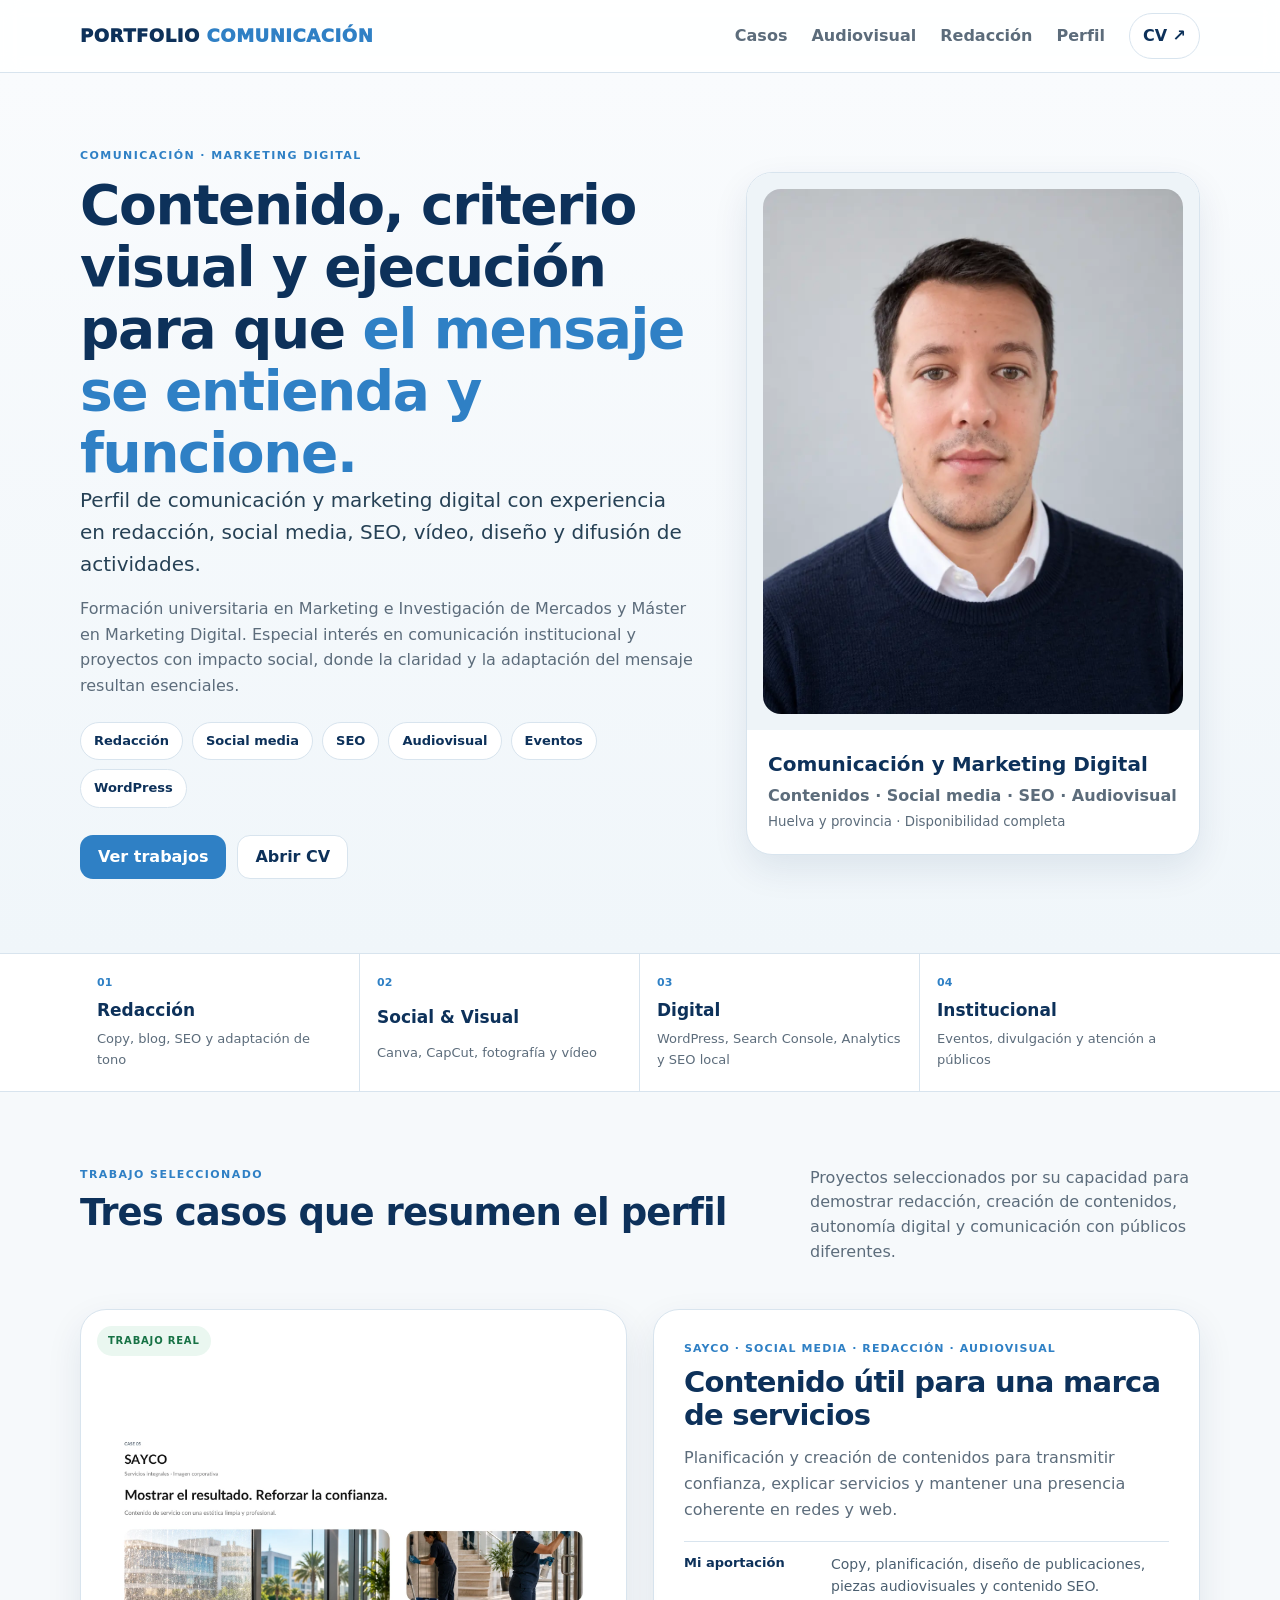
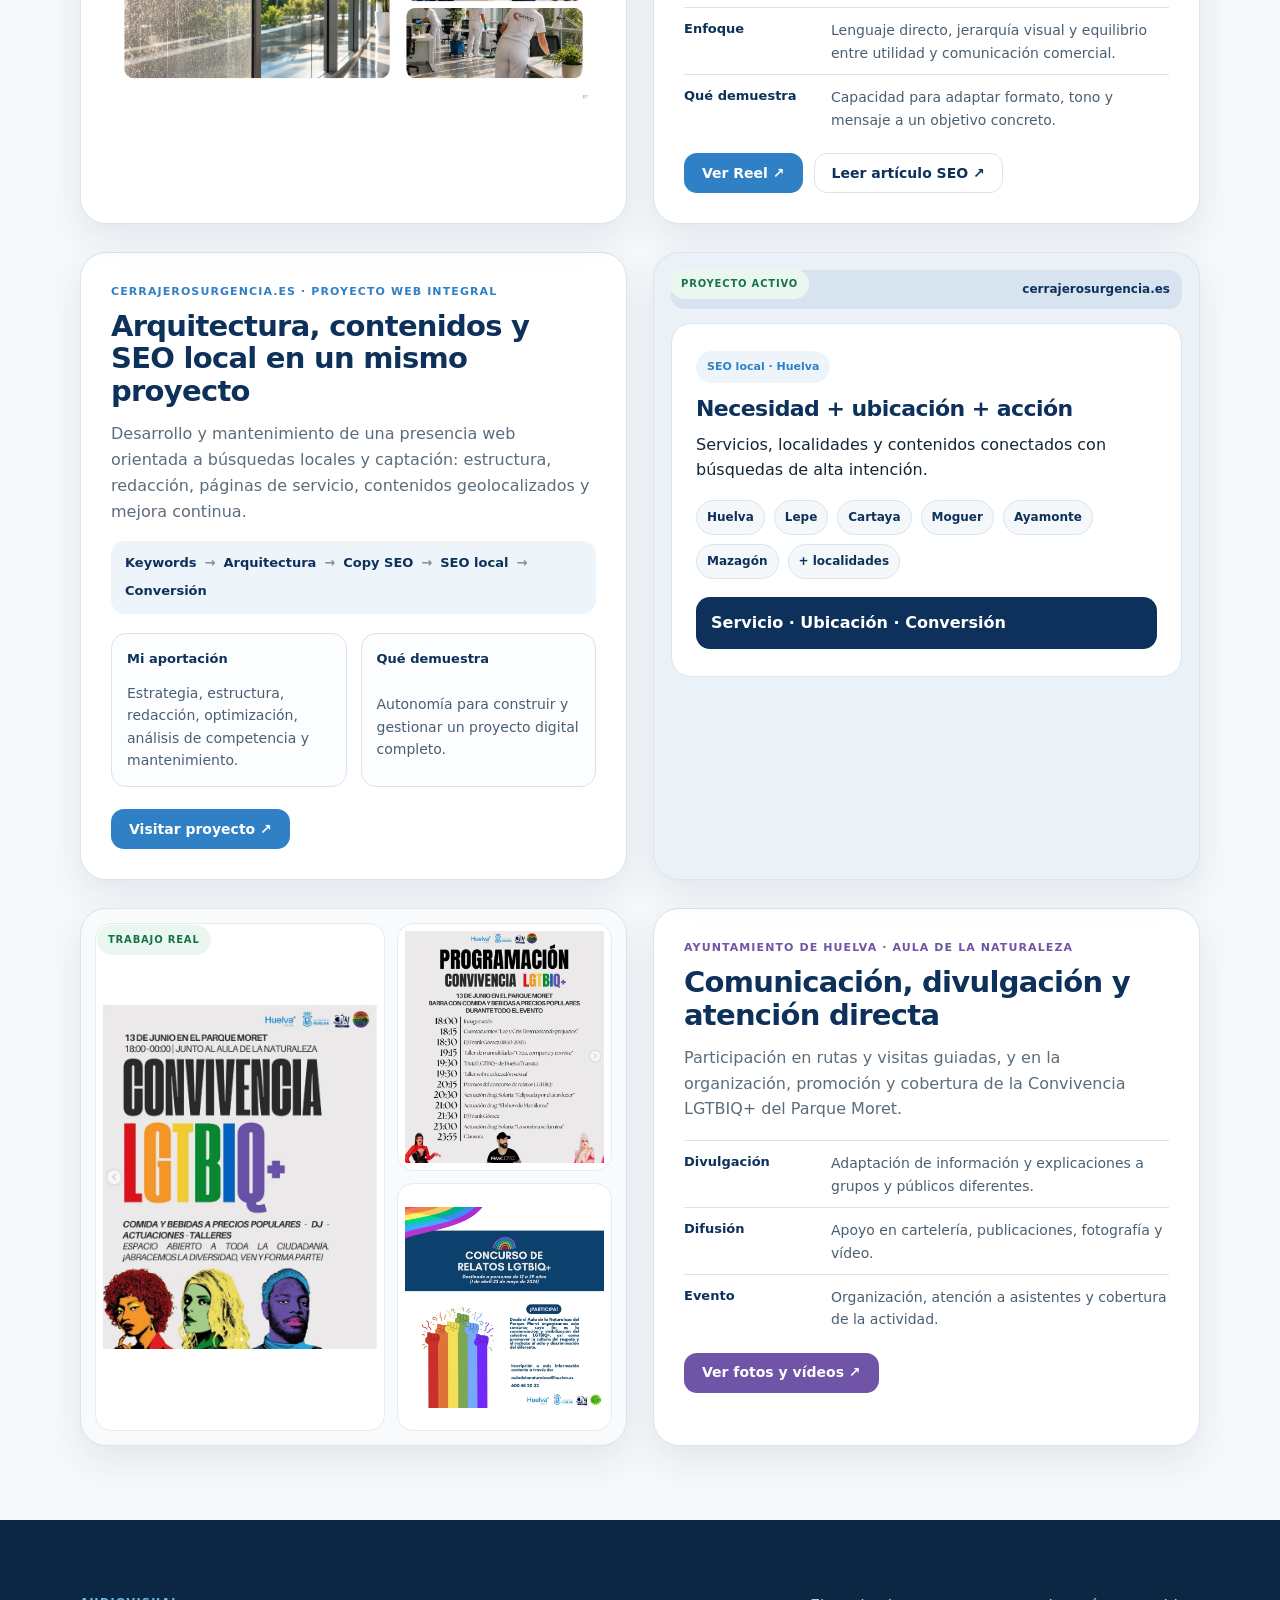
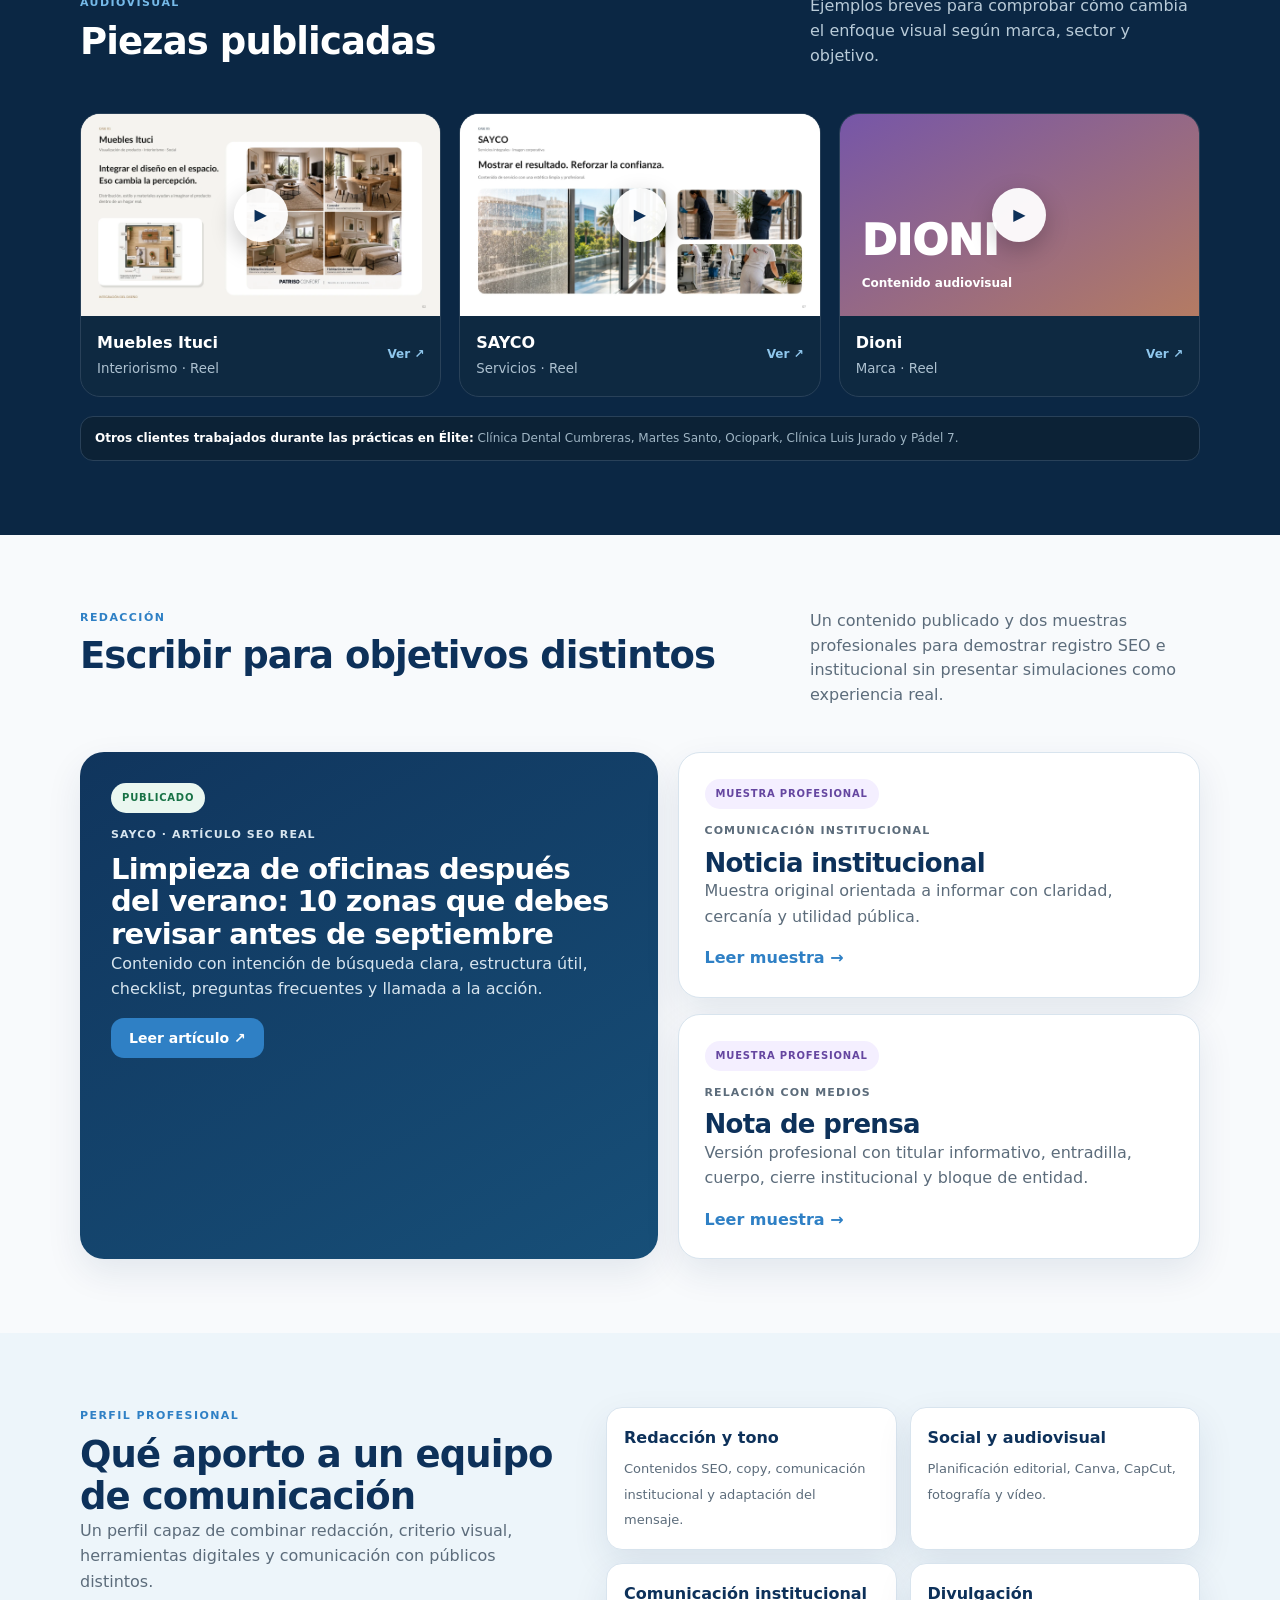
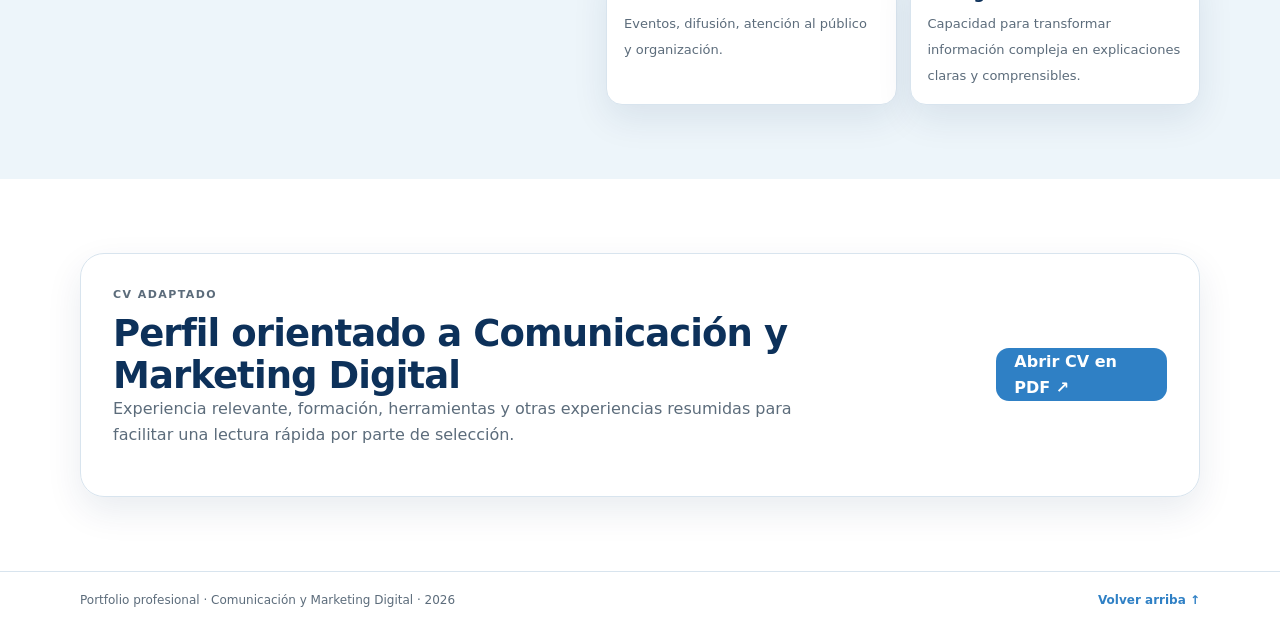
<file: index.html>
<!doctype html>
<html lang="es">
<head>
  <meta charset="utf-8">
  <meta name="viewport" content="width=device-width, initial-scale=1">
  <meta name="theme-color" content="#0d315a">
  <meta name="description" content="Portfolio profesional de comunicación y marketing digital: redacción, social media, SEO, audiovisual y comunicación institucional.">
  <meta property="og:title" content="Portfolio · Comunicación y Marketing Digital">
  <meta property="og:description" content="Casos reales y muestras profesionales de contenidos, social media, SEO, audiovisual y comunicación institucional.">
  <meta property="og:type" content="website">
  <meta property="og:image" content="assets/portada-compartir.png">
  <meta name="twitter:card" content="summary_large_image">
  <title>Portfolio · Comunicación y Marketing Digital</title>
  <link rel="icon" href="assets/favicon.svg" type="image/svg+xml">
  <link rel="manifest" href="site.webmanifest">
  <link rel="stylesheet" href="portfolio-20261025.css">
</head>
<body>
<a class="skip-link" href="#contenido">Saltar al contenido</a>
<header class="site-header" id="inicio">
  <div class="container nav-wrap">
    <a class="brand" href="#inicio" aria-label="Ir al inicio">PORTFOLIO <span>COMUNICACIÓN</span></a>
    <button class="menu-btn" type="button" aria-expanded="false" aria-controls="main-nav">Menú</button>
    <nav id="main-nav" class="main-nav" aria-label="Navegación principal">
      <a href="#casos">Casos</a><a href="#audiovisual">Audiovisual</a><a href="#redaccion">Redacción</a><a href="#aportacion">Perfil</a><a href="assets/CV_Comunicacion_Marketing.pdf" class="nav-cta" target="_blank" rel="noopener">CV ↗</a>
    </nav>
  </div>
</header>
<main id="contenido">
<section class="hero section-pad">
 <div class="container hero-grid">
  <div class="hero-copy">
   <p class="eyebrow">Comunicación · Marketing Digital</p>
   <h1>Contenido, criterio visual y ejecución para que <span>el mensaje se entienda y funcione.</span></h1>
   <p class="hero-lead">Perfil de comunicación y marketing digital con experiencia en redacción, social media, SEO, vídeo, diseño y difusión de actividades.</p>
   <p class="hero-sub">Formación universitaria en Marketing e Investigación de Mercados y Máster en Marketing Digital. Especial interés en comunicación institucional y proyectos con impacto social, donde la claridad y la adaptación del mensaje resultan esenciales.</p>
   <div class="tag-row"><span>Redacción</span><span>Social media</span><span>SEO</span><span>Audiovisual</span><span>Eventos</span><span>WordPress</span></div>
   <div class="button-row"><a class="btn btn-primary" href="#casos">Ver trabajos</a><a class="btn btn-ghost" href="assets/CV_Comunicacion_Marketing.pdf" target="_blank" rel="noopener">Abrir CV</a></div>
  </div>
  <figure class="portrait-card"><div class="portrait-frame"><img src="assets/retrato-profesional.webp" alt="Retrato profesional"></div><figcaption><strong>Comunicación y Marketing Digital</strong><span>Contenidos · Social media · SEO · Audiovisual</span><small>Huelva y provincia · Disponibilidad completa</small></figcaption></figure>
 </div>
</section>
<section class="signal-strip"><div class="container signal-grid">
 <div><span>01</span><strong>Redacción</strong><small>Copy, blog, SEO y adaptación de tono</small></div>
 <div><span>02</span><strong>Social & Visual</strong><small>Canva, CapCut, fotografía y vídeo</small></div>
 <div><span>03</span><strong>Digital</strong><small>WordPress, Search Console, Analytics y SEO local</small></div>
 <div><span>04</span><strong>Institucional</strong><small>Eventos, divulgación y atención a públicos</small></div>
</div></section>
<section id="casos" class="section-pad cases-section"><div class="container">
<header class="section-heading"><div><p class="eyebrow">Trabajo seleccionado</p><h2>Tres casos que resumen el perfil</h2></div><p>Proyectos seleccionados por su capacidad para demostrar redacción, creación de contenidos, autonomía digital y comunicación con públicos diferentes.</p></header>
<article class="case-study"><div class="case-visual artwork"><img src="assets/caso-sayco.webp" alt="Creatividad de contenido para SAYCO" loading="lazy"><span class="status-badge real">Trabajo real</span></div><div class="case-copy"><p class="case-kicker">SAYCO · Social media · Redacción · Audiovisual</p><h3>Contenido útil para una marca de servicios</h3><p class="case-intro">Planificación y creación de contenidos para transmitir confianza, explicar servicios y mantener una presencia coherente en redes y web.</p><div class="case-points"><div><strong>Mi aportación</strong><span>Copy, planificación, diseño de publicaciones, piezas audiovisuales y contenido SEO.</span></div><div><strong>Enfoque</strong><span>Lenguaje directo, jerarquía visual y equilibrio entre utilidad y comunicación comercial.</span></div><div><strong>Qué demuestra</strong><span>Capacidad para adaptar formato, tono y mensaje a un objetivo concreto.</span></div></div><div class="button-row compact"><a class="btn btn-small btn-primary" href="https://www.instagram.com/reel/Dak_t1fIA38/" target="_blank" rel="noopener">Ver Reel ↗</a><a class="btn btn-small btn-ghost" href="https://saycoservicios.com/limpieza-de-oficinas-despues-verano/" target="_blank" rel="noopener">Leer artículo SEO ↗</a></div></div></article>
<article class="case-study reverse"><div class="case-copy"><p class="case-kicker">cerrajerosurgencia.es · Proyecto web integral</p><h3>Arquitectura, contenidos y SEO local en un mismo proyecto</h3><p class="case-intro">Desarrollo y mantenimiento de una presencia web orientada a búsquedas locales y captación: estructura, redacción, páginas de servicio, contenidos geolocalizados y mejora continua.</p><div class="web-flow"><span>Keywords</span><i>→</i><span>Arquitectura</span><i>→</i><span>Copy SEO</span><i>→</i><span>SEO local</span><i>→</i><span>Conversión</span></div><div class="case-points two-col"><div><strong>Mi aportación</strong><span>Estrategia, estructura, redacción, optimización, análisis de competencia y mantenimiento.</span></div><div><strong>Qué demuestra</strong><span>Autonomía para construir y gestionar un proyecto digital completo.</span></div></div><a class="btn btn-small btn-primary" href="https://www.cerrajerosurgencia.es/" target="_blank" rel="noopener">Visitar proyecto ↗</a></div><div class="case-visual browser-mockup"><div class="browser-bar"><span></span><span></span><span></span><em>cerrajerosurgencia.es</em></div><div class="browser-body"><div class="browser-chip">SEO local · Huelva</div><h4>Necesidad + ubicación + acción</h4><p>Servicios, localidades y contenidos conectados con búsquedas de alta intención.</p><div class="location-cloud"><span>Huelva</span><span>Lepe</span><span>Cartaya</span><span>Moguer</span><span>Ayamonte</span><span>Mazagón</span><span>+ localidades</span></div><div class="browser-cta">Servicio · Ubicación · Conversión</div></div><span class="status-badge real">Proyecto activo</span></div></article>
<article class="case-study"><div class="event-visual-grid"><figure class="event-main"><img src="assets/convivencia-lgtbiq.webp" alt="Cartel de la Convivencia LGTBIQ+" loading="lazy"></figure><figure><img src="assets/programacion-convivencia.webp" alt="Programación de la convivencia" loading="lazy"></figure><figure><img src="assets/concurso-relatos.webp" alt="Concurso de relatos LGTBIQ+" loading="lazy"></figure><span class="status-badge real">Trabajo real</span></div><div class="case-copy"><p class="case-kicker purple">Ayuntamiento de Huelva · Aula de la Naturaleza</p><h3>Comunicación, divulgación y atención directa</h3><p class="case-intro">Participación en rutas y visitas guiadas, y en la organización, promoción y cobertura de la Convivencia LGTBIQ+ del Parque Moret.</p><div class="case-points"><div><strong>Divulgación</strong><span>Adaptación de información y explicaciones a grupos y públicos diferentes.</span></div><div><strong>Difusión</strong><span>Apoyo en cartelería, publicaciones, fotografía y vídeo.</span></div><div><strong>Evento</strong><span>Organización, atención a asistentes y cobertura de la actividad.</span></div></div><a class="btn btn-small btn-purple" href="https://www.instagram.com/p/DK4-PNViTgb/?img_index=1" target="_blank" rel="noopener">Ver fotos y vídeos ↗</a></div></article>
</div></section>
<section id="audiovisual" class="dark-section section-pad"><div class="container"><header class="section-heading light"><div><p class="eyebrow">Audiovisual</p><h2>Piezas publicadas</h2></div><p>Ejemplos breves para comprobar cómo cambia el enfoque visual según marca, sector y objetivo.</p></header><div class="reel-grid">
<a class="reel-card" href="https://www.instagram.com/reel/DbdUsAVjF2s/" target="_blank" rel="noopener"><div class="reel-media"><img src="assets/reel-ituci.webp" alt="Pieza audiovisual de Muebles Ituci" loading="lazy"><span class="play">▶</span></div><div class="reel-meta"><strong>Muebles Ituci</strong><small>Interiorismo · Reel</small><em>Ver ↗</em></div></a>
<a class="reel-card" href="https://www.instagram.com/reel/Dak_t1fIA38/" target="_blank" rel="noopener"><div class="reel-media"><img src="assets/caso-sayco.webp" alt="Pieza audiovisual de SAYCO" loading="lazy"><span class="play">▶</span></div><div class="reel-meta"><strong>SAYCO</strong><small>Servicios · Reel</small><em>Ver ↗</em></div></a>
<a class="reel-card" href="https://www.instagram.com/reel/Daz_mKFj0In/" target="_blank" rel="noopener"><div class="reel-media reel-placeholder"><span>DIONI</span><b>Contenido audiovisual</b><span class="play">▶</span></div><div class="reel-meta"><strong>Dioni</strong><small>Marca · Reel</small><em>Ver ↗</em></div></a>
</div><p class="client-note dark-note"><strong>Otros clientes trabajados durante las prácticas en Élite:</strong> Clínica Dental Cumbreras, Martes Santo, Ociopark, Clínica Luis Jurado y Pádel 7.</p></div></section>
<section id="redaccion" class="section-pad writing-section"><div class="container"><header class="section-heading"><div><p class="eyebrow">Redacción</p><h2>Escribir para objetivos distintos</h2></div><p>Un contenido publicado y dos muestras profesionales para demostrar registro SEO e institucional sin presentar simulaciones como experiencia real.</p></header><div class="writing-showcase"><article class="writing-feature"><span class="status-badge real static-badge">Publicado</span><p class="case-kicker">SAYCO · Artículo SEO real</p><h3>Limpieza de oficinas después del verano: 10 zonas que debes revisar antes de septiembre</h3><p>Contenido con intención de búsqueda clara, estructura útil, checklist, preguntas frecuentes y llamada a la acción.</p><a class="btn btn-small btn-primary" href="https://saycoservicios.com/limpieza-de-oficinas-despues-verano/" target="_blank" rel="noopener">Leer artículo ↗</a></article><div class="sample-stack"><article class="sample-card"><span class="status-badge sample static-badge">Muestra profesional</span><p class="case-kicker">Comunicación institucional</p><h3>Noticia institucional</h3><p>Muestra original orientada a informar con claridad, cercanía y utilidad pública.</p><button class="text-button open-dialog" type="button" data-dialog="dialog-noticia">Leer muestra →</button></article><article class="sample-card"><span class="status-badge sample static-badge">Muestra profesional</span><p class="case-kicker">Relación con medios</p><h3>Nota de prensa</h3><p>Versión profesional con titular informativo, entradilla, cuerpo, cierre institucional y bloque de entidad.</p><button class="text-button open-dialog" type="button" data-dialog="dialog-prensa">Leer muestra →</button></article></div></div></div></section>
<section id="aportacion" class="fit-section section-pad"><div class="container fit-grid"><div><p class="eyebrow">Perfil profesional</p><h2>Qué aporto a un equipo de comunicación</h2><p>Un perfil capaz de combinar redacción, criterio visual, herramientas digitales y comunicación con públicos distintos.</p></div><div class="fit-list"><div><strong>Redacción y tono</strong><span>Contenidos SEO, copy, comunicación institucional y adaptación del mensaje.</span></div><div><strong>Social y audiovisual</strong><span>Planificación editorial, Canva, CapCut, fotografía y vídeo.</span></div><div><strong>Comunicación institucional</strong><span>Eventos, difusión, atención al público y organización.</span></div><div><strong>Divulgación</strong><span>Capacidad para transformar información compleja en explicaciones claras y comprensibles.</span></div></div></div></section>
<section class="cv-section section-pad"><div class="container cv-cta"><div><p class="eyebrow">CV adaptado</p><h2>Perfil orientado a Comunicación y Marketing Digital</h2><p>Experiencia relevante, formación, herramientas y otras experiencias resumidas para facilitar una lectura rápida por parte de selección.</p></div><a class="btn btn-primary" href="assets/CV_Comunicacion_Marketing.pdf" target="_blank" rel="noopener">Abrir CV en PDF ↗</a></div></section>
</main>
<footer class="footer"><div class="container footer-row"><span>Portfolio profesional · Comunicación y Marketing Digital · 2026</span><a href="#inicio">Volver arriba ↑</a></div></footer>
<dialog id="dialog-noticia" class="writing-dialog"><div class="dialog-inner"><button class="dialog-close" type="button" aria-label="Cerrar">×</button><p class="sample-label">MUESTRA PROFESIONAL · SUPUESTO PRÁCTICO</p><h2>ALCER Giralda-Huelva impulsa una jornada de sensibilización para acercar la salud renal a la ciudadanía</h2><p class="dialog-lead">La iniciativa busca fomentar la prevención, mejorar el conocimiento sobre la enfermedad renal crónica y acercar a la población recursos de información y apoyo.</p><p>ALCER Giralda-Huelva organizará una jornada de sensibilización sobre salud renal dirigida a la ciudadanía, con el objetivo de acercar información útil sobre prevención y cuidado de los riñones, así como dar a conocer la realidad de las personas que conviven con enfermedad renal crónica.</p><p>La actividad se plantea como un espacio cercano en el que las personas participantes puedan resolver dudas, conocer factores de riesgo y recibir recomendaciones prácticas para incorporar hábitos saludables a su vida diaria.</p><h3>Información, prevención y acompañamiento</h3><p>La enfermedad renal crónica puede evolucionar durante años sin presentar síntomas evidentes, por lo que la prevención y la detección precoz desempeñan un papel especialmente importante.</p><p>Durante la jornada también se dará a conocer la labor de acompañamiento que desarrolla la entidad con personas con enfermedad renal y sus familias, acercando sus recursos a quienes puedan necesitar orientación o apoyo.</p><p class="dialog-note">Pieza ficticia creada para portfolio. No corresponde a una actividad real de ALCER Giralda-Huelva.</p></div></dialog>
<dialog id="dialog-prensa" class="writing-dialog"><div class="dialog-inner"><button class="dialog-close" type="button" aria-label="Cerrar">×</button><p class="sample-label">MUESTRA PROFESIONAL · NOTA DE PRENSA</p><h2>ALCER Giralda-Huelva impulsa una jornada informativa para acercar la prevención renal a la ciudadanía</h2><p class="dialog-lead">La actividad pretende fomentar la prevención, mejorar el conocimiento sobre la enfermedad renal crónica y dar a conocer los recursos de apoyo disponibles para personas afectadas y familias.</p><p><strong>Huelva · Muestra profesional.</strong> ALCER Giralda-Huelva celebrará una jornada de sensibilización sobre salud renal dirigida a la ciudadanía con el objetivo de promover hábitos de prevención, favorecer la detección precoz y acercar información útil sobre la enfermedad renal crónica.</p><p>La iniciativa incluirá contenidos divulgativos sobre factores de riesgo, pautas de cuidado y recomendaciones prácticas para proteger la salud renal. Además, permitirá visibilizar el acompañamiento que la entidad presta a personas con enfermedad renal y a sus familias, desde una perspectiva de atención integral y mejora de la calidad de vida.</p><p>La jornada se concibe como un espacio accesible de información y participación en el que las personas asistentes podrán resolver dudas, recibir orientación básica y conocer mejor la realidad de quienes conviven con enfermedad renal crónica.</p><h3>Sobre ALCER Giralda-Huelva</h3><p>ALCER Giralda-Huelva es una entidad sin ánimo de lucro comprometida con la mejora de la calidad de vida de las personas con enfermedad renal y sus familias mediante acciones de atención, sensibilización, promoción de la salud y apoyo social.</p><p class="dialog-note">Pieza ficticia creada para portfolio. No corresponde a una actividad real de ALCER Giralda-Huelva.</p></div></dialog>
<script src="portfolio-20261025.js"></script>
</body></html>
</file>
<file: portfolio-20261025.css>
:root{--bg:#f6f9fb;--surface:#fff;--navy:#0d315a;--navy2:#0b2744;--blue:#2f80c5;--sky:#76bae9;--purple:#6f54a7;--text:#132636;--muted:#5c6c7b;--line:#d8e4ee;--soft:#eef5fa;--shadow:0 14px 36px rgba(13,49,90,.09)}
*{box-sizing:border-box}html{scroll-behavior:smooth}body{margin:0;font:16px/1.6 system-ui,-apple-system,Segoe UI,Roboto,Arial,sans-serif;color:var(--text);background:var(--bg)}a{color:inherit}img{display:block;max-width:100%}.container{width:min(1120px,calc(100% - 48px));margin:auto}.section-pad{padding:74px 0}.skip-link{position:absolute;left:-9999px}.skip-link:focus{left:14px;top:14px;background:#fff;padding:8px 12px;border:2px solid var(--blue);border-radius:8px;z-index:1000}.site-header{position:sticky;top:0;z-index:30;background:rgba(255,255,255,.9);backdrop-filter:blur(10px);border-bottom:1px solid var(--line)}.nav-wrap{min-height:72px;display:flex;align-items:center;justify-content:space-between;gap:20px}.brand{text-decoration:none;font-weight:950;color:var(--navy);font-size:18px;letter-spacing:.03em}.brand span{color:var(--blue)}.main-nav{display:flex;gap:24px;align-items:center}.main-nav a{text-decoration:none;font-weight:750;color:var(--muted)}.nav-cta{border:1px solid var(--line);background:#fff;color:var(--navy)!important;padding:9px 13px;border-radius:999px}.menu-btn{display:none;border:1px solid var(--line);background:#fff;color:var(--navy);font-weight:800;border-radius:11px;padding:9px 12px}.eyebrow{margin:0 0 9px;color:var(--blue);font-size:11px;font-weight:900;letter-spacing:.13em;text-transform:uppercase}h1,h2,h3,h4{line-height:1.13;letter-spacing:-.025em}h1{font-size:55px;margin:0;color:var(--navy)}h1 span{color:var(--blue)}h2{font-size:37px;margin:0;color:var(--navy)}h3{font-size:29px;margin:0;color:var(--navy)}h4{font-size:22px;margin:0 0 10px;color:var(--navy)}p{margin:0 0 1rem}.hero{background:linear-gradient(180deg,#f9fbfd,#f0f6fa)}.hero-grid{display:grid;grid-template-columns:1.15fr .85fr;gap:52px;align-items:center}.hero-lead{font-size:20px;color:#264155;max-width:64ch}.hero-sub{color:var(--muted);max-width:66ch}.tag-row{display:flex;flex-wrap:wrap;gap:9px;margin:23px 0 27px}.tag-row span{background:#fff;border:1px solid var(--line);padding:8px 13px;border-radius:999px;font-size:13px;font-weight:800;color:var(--navy)}.button-row{display:flex;flex-wrap:wrap;gap:11px;align-items:center}.btn{display:inline-flex;align-items:center;justify-content:center;min-height:44px;padding:0 17px;border-radius:13px;border:1px solid transparent;text-decoration:none;font-weight:850;cursor:pointer}.btn-primary{background:var(--blue);color:#fff}.btn-ghost{background:#fff;border-color:var(--line);color:var(--navy)}.btn-purple{background:var(--purple);color:#fff}.btn-small{min-height:40px;font-size:14px}.portrait-card{margin:0;background:#fff;border:1px solid var(--line);border-radius:26px;overflow:hidden;box-shadow:var(--shadow)}.portrait-frame{padding:16px;background:#eef4f8}.portrait-frame img{width:100%;height:auto;border-radius:18px}.portrait-card figcaption{display:grid;gap:3px;padding:18px 21px 21px}.portrait-card strong{font-size:20px;color:var(--navy)}.portrait-card span{font-weight:700;color:var(--muted)}.portrait-card small{color:var(--muted)}.signal-strip{background:#fff;border-block:1px solid var(--line)}.signal-grid{display:grid;grid-template-columns:repeat(4,1fr)}.signal-grid>div{display:grid;gap:5px;padding:20px 17px;border-right:1px solid var(--line)}.signal-grid>div:last-child{border:0}.signal-grid span{font-size:11px;font-weight:900;color:var(--blue)}.signal-grid strong{color:var(--navy);font-size:17px}.signal-grid small{color:var(--muted);font-size:13px}.section-heading{display:grid;grid-template-columns:1fr minmax(260px,390px);gap:28px;align-items:start;margin-bottom:28px}.section-heading>p{color:var(--muted);line-height:1.55}.case-study{display:grid;grid-template-columns:1fr 1fr;gap:26px;margin-top:28px;align-items:stretch}.case-study.reverse .case-copy{order:1}.case-study.reverse .case-visual{order:2}.case-copy,.case-visual,.event-visual-grid{background:#fff;border:1px solid var(--line);border-radius:26px;box-shadow:var(--shadow)}.case-copy{padding:30px}.case-kicker{margin:0 0 9px;color:var(--blue);font-size:11px;font-weight:900;letter-spacing:.1em;text-transform:uppercase}.purple{color:var(--purple)}.case-intro{margin-top:13px;color:var(--muted);font-size:16px;line-height:1.62}.case-points{display:grid;gap:10px;margin:18px 0 22px}.case-points>div{display:grid;grid-template-columns:135px 1fr;gap:12px;padding-top:11px;border-top:1px solid var(--line)}.case-points strong{font-size:13px;color:var(--navy)}.case-points span{font-size:14px;color:#4b5f70}.two-col{grid-template-columns:1fr 1fr;gap:14px}.two-col>div{grid-template-columns:1fr;border:1px solid var(--line);background:#fbfdff;border-radius:15px;padding:15px}.artwork{position:relative;display:grid;place-items:center;padding:18px;overflow:hidden}.artwork img{width:100%;height:auto;max-height:490px;object-fit:contain}.status-badge{position:absolute;top:16px;left:16px;padding:7px 11px;border-radius:999px;font-size:10px;font-weight:900;letter-spacing:.08em;text-transform:uppercase}.status-badge.real{background:#eaf7f0;color:#177245}.status-badge.sample{background:#f4efff;color:#6546a0}.static-badge{position:static;display:inline-flex;margin-bottom:13px}.web-flow{display:flex;flex-wrap:wrap;gap:8px;align-items:center;margin:16px 0 19px;padding:12px 14px;background:var(--soft);border-radius:14px;color:var(--navy);font-size:13px;font-weight:800}.web-flow i{font-style:normal;color:#8090a0}.browser-mockup{position:relative;padding:17px;background:#eaf2f8}.browser-bar{display:flex;align-items:center;gap:7px;background:#d7e4ef;padding:10px 12px;border-radius:13px}.browser-bar span{width:9px;height:9px;border-radius:50%;background:#97acc0}.browser-bar em{margin-left:auto;font-style:normal;font-size:12px;font-weight:800;color:var(--navy)}.browser-body{margin-top:14px;padding:27px 24px;background:#fff;border:1px solid #dce6ef;border-radius:20px;min-height:350px}.browser-chip{display:inline-flex;background:#eef5fa;color:var(--blue);font-size:11px;font-weight:900;padding:7px 11px;border-radius:999px;margin-bottom:14px}.location-cloud{display:flex;flex-wrap:wrap;gap:9px;margin:17px 0}.location-cloud span{font-size:12px;font-weight:800;color:var(--navy);background:#f4f8fb;border:1px solid var(--line);border-radius:999px;padding:7px 10px}.browser-cta{margin-top:18px;background:var(--navy);color:#fff;padding:13px 15px;border-radius:14px;font-weight:800}.event-visual-grid{position:relative;display:grid;grid-template-columns:1.15fr .85fr;grid-template-rows:1fr 1fr;gap:12px;padding:14px;background:#f8fafc}.event-visual-grid figure{margin:0;background:#fff;border:1px solid #e5ecf2;border-radius:16px;overflow:hidden;display:grid;place-items:center}.event-visual-grid img{width:100%;height:100%;object-fit:contain;padding:7px}.event-main{grid-row:1/3}.dark-section{background:var(--navy2);color:#fff}.dark-section .eyebrow{color:var(--sky)}.section-heading.light h2{color:#fff}.section-heading.light>p{color:#b9cbd8}.reel-grid{display:grid;grid-template-columns:repeat(3,1fr);gap:18px}.reel-card{display:block;text-decoration:none;background:#0e2941;border:1px solid #294159;border-radius:20px;overflow:hidden}.reel-media{position:relative;aspect-ratio:16/9;background:#f7f8f9;overflow:hidden}.reel-media img{width:100%;height:100%;object-fit:contain}.reel-placeholder{display:flex;flex-direction:column;justify-content:flex-end;padding:22px;background:linear-gradient(150deg,#7656a8,#b47b63);color:#fff}.reel-placeholder>span:first-child{font-size:42px;font-weight:950}.reel-placeholder b{font-size:12px}.play{position:absolute;left:50%;top:50%;transform:translate(-50%,-50%);width:54px;height:54px;border-radius:50%;background:rgba(255,255,255,.95);display:grid;place-items:center;color:var(--navy);box-shadow:0 8px 25px rgba(0,0,0,.22)}.reel-meta{display:grid;grid-template-columns:1fr auto;gap:3px 10px;padding:14px 16px 16px}.reel-meta strong{color:#fff}.reel-meta small{color:#adc1d0}.reel-meta em{grid-column:2;grid-row:1/3;align-self:center;font-style:normal;color:#8fc7ed;font-size:12px;font-weight:800}.client-note{margin:19px 0 0;padding:12px 14px;border-radius:13px;font-size:12px}.dark-note{background:#0c2236;color:#9fb5c4;border:1px solid #294159}.dark-note strong{color:#fff}.writing-section{background:#f8fafc}.writing-showcase{display:grid;grid-template-columns:1.05fr .95fr;gap:20px}.writing-feature{padding:31px;border-radius:24px;background:linear-gradient(150deg,#10355d,#174f78);color:#fff;box-shadow:var(--shadow)}.writing-feature h3{color:#fff}.writing-feature p{color:#d7e5ef}.sample-stack{display:grid;gap:16px}.sample-card{padding:26px;background:#fff;border:1px solid var(--line);border-radius:22px;box-shadow:var(--shadow)}.sample-card h3{font-size:26px}.sample-card p{color:var(--muted)}.text-button{border:0;background:transparent;padding:0;color:var(--blue);font:inherit;font-weight:900;cursor:pointer}.fit-section{background:#edf5fa}.fit-grid{display:grid;grid-template-columns:.9fr 1.1fr;gap:40px}.fit-grid>div:first-child>p:last-child{color:var(--muted)}.fit-list{display:grid;grid-template-columns:1fr 1fr;gap:13px}.fit-list div{background:#fff;border:1px solid var(--line);border-radius:16px;padding:17px;box-shadow:var(--shadow)}.fit-list strong{display:block;color:var(--navy);margin-bottom:4px}.fit-list span{font-size:13px;color:var(--muted)}.cv-section{background:#fff}.cv-cta{display:flex;align-items:center;justify-content:space-between;gap:30px;padding:32px;border:1px solid var(--line);border-radius:24px;box-shadow:var(--shadow)}.cv-cta p{color:var(--muted);max-width:700px}.footer{background:#fff;border-top:1px solid var(--line);padding:19px 0;color:var(--muted);font-size:12px}.footer-row{display:flex;justify-content:space-between;gap:16px}.footer a{text-decoration:none;color:var(--blue);font-weight:900}.writing-dialog{width:min(760px,calc(100% - 28px));max-height:88vh;border:0;border-radius:24px;padding:0;box-shadow:0 28px 90px rgba(5,25,43,.28)}.writing-dialog::backdrop{background:rgba(7,26,44,.7);backdrop-filter:blur(4px)}.dialog-inner{position:relative;padding:33px;overflow:auto;max-height:88vh}.dialog-close{position:absolute;right:15px;top:14px;width:38px;height:38px;border-radius:50%;border:0;background:#eef4f7;color:var(--navy);font-size:24px;cursor:pointer}.dialog-inner h2{font-size:29px;color:var(--navy);margin:8px 44px 14px 0}.dialog-inner h3{font-size:19px;color:var(--navy);margin-top:23px}.dialog-inner p{color:#40566a}.dialog-lead{font-size:16px;font-weight:750;color:#264155!important}.sample-label{margin:0;color:var(--purple)!important;font-size:10px;font-weight:900;letter-spacing:.1em}.dialog-note{margin-top:23px;padding:12px 14px;border-radius:11px;background:#f6f2fa;color:#755997!important;font-size:12px!important}
@media(max-width:1020px){.hero-grid,.case-study,.writing-showcase,.fit-grid{grid-template-columns:1fr}.case-study.reverse .case-copy,.case-study.reverse .case-visual{order:initial}.signal-grid{grid-template-columns:1fr 1fr}.signal-grid>div:nth-child(2){border-right:0}.signal-grid>div:nth-child(-n+2){border-bottom:1px solid var(--line)}.section-heading{grid-template-columns:1fr}.reel-grid{grid-template-columns:1fr 1fr}.cv-cta{align-items:flex-start;flex-direction:column}}
@media(max-width:720px){.container{width:min(100% - 32px,1120px)}.section-pad{padding:58px 0}.menu-btn{display:block}.main-nav{display:none;position:absolute;top:72px;left:0;right:0;background:#fff;border-bottom:1px solid var(--line);padding:16px 22px 22px;flex-direction:column;align-items:flex-start}.main-nav.open{display:flex}h1{font-size:40px}h2{font-size:31px}h3{font-size:25px}.signal-grid{grid-template-columns:1fr}.signal-grid>div{border-right:0;border-bottom:1px solid var(--line)}.case-copy{padding:23px}.case-points>div{grid-template-columns:1fr;gap:5px}.two-col{grid-template-columns:1fr}.event-visual-grid{grid-template-columns:1fr 1fr;grid-template-rows:auto}.event-main{grid-column:1/-1;grid-row:auto}.event-visual-grid figure{min-height:0}.event-visual-grid img{height:auto}.reel-grid,.fit-list{grid-template-columns:1fr}.footer-row{display:grid}.dialog-inner{padding:30px 23px}.cv-cta{padding:25px}}
@media(max-width:440px){h1{font-size:35px}.button-row .btn{width:100%}.event-visual-grid{grid-template-columns:1fr}.event-main{grid-column:auto}.portrait-frame{padding:12px}}
@media(prefers-reduced-motion:reduce){html{scroll-behavior:auto}}
</file>
